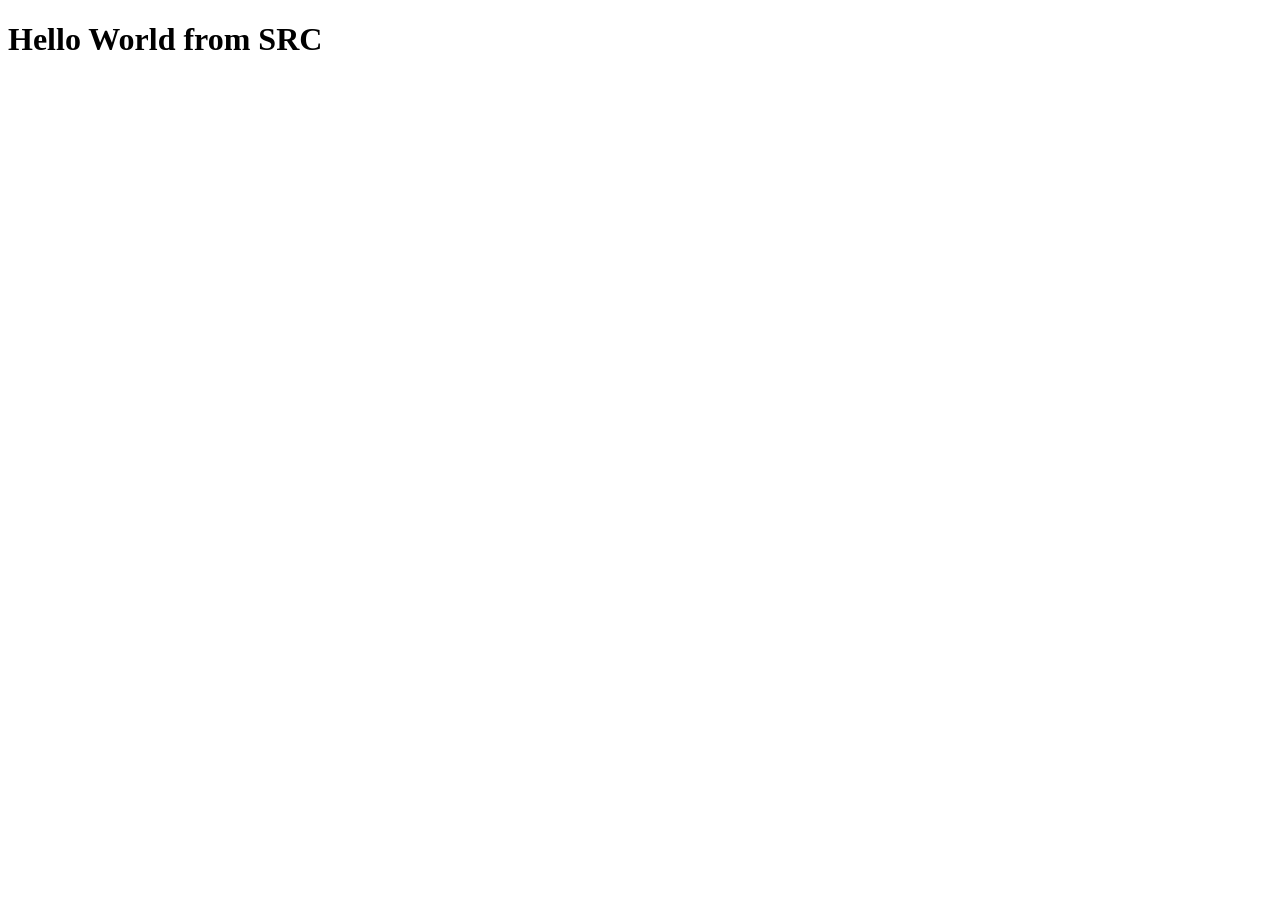
<file: FullStack/index.html>
<!DOCTYPE html>
<html>
<head>
	<meta charset="utf-8">
	<meta name="viewport" content="width=device-width, initial-scale=1">
	<title></title>
</head>
<body>
	<h1>Hello World from SRC</h1>
</body>
</html>
</file>
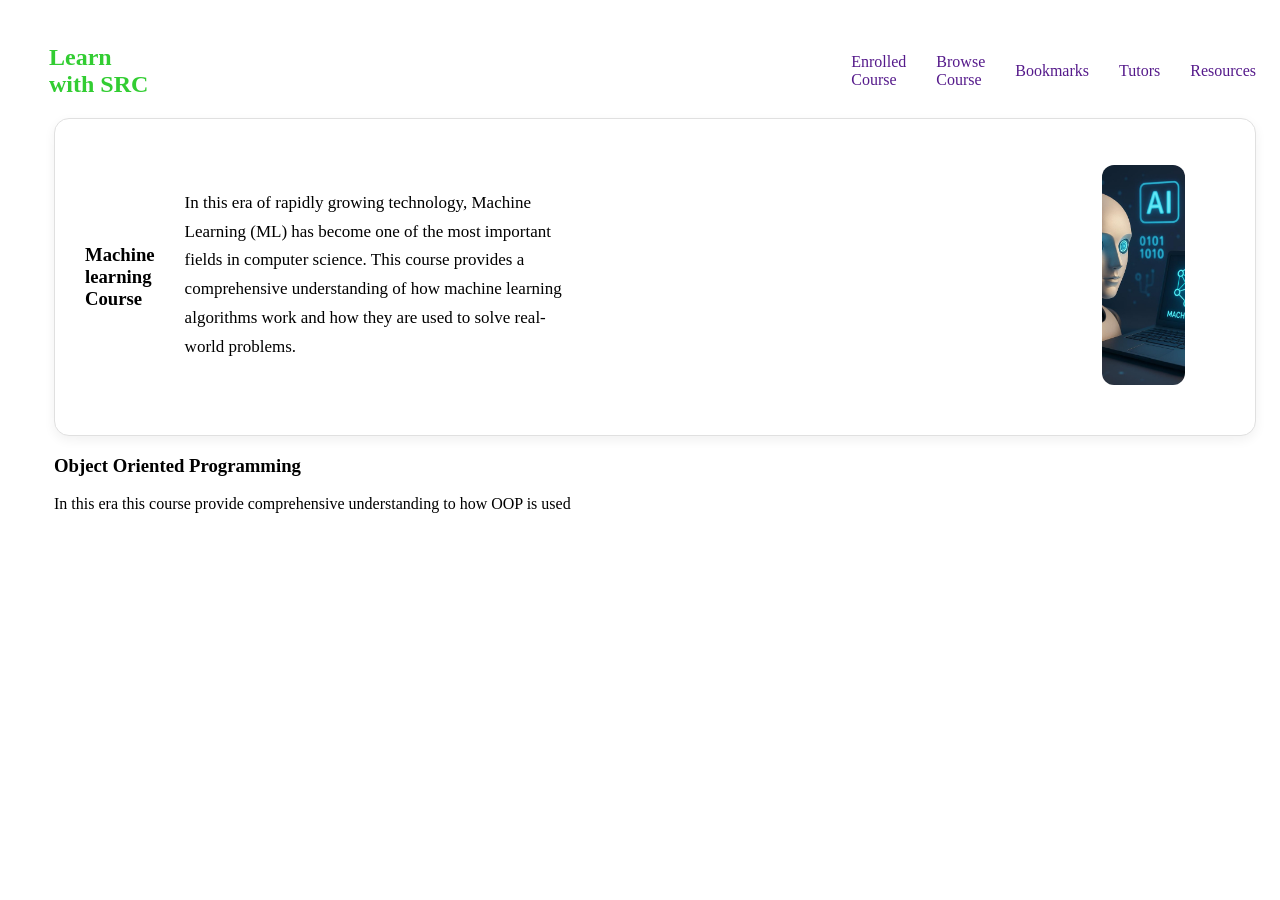
<file: FullStack/Week1Workshop/index.html>
<!DOCTYPE html>
<html>
<head>
	<meta charset="utf-8">
	<meta name="viewport" content="width=device-width, initial-scale=1">
	<link rel="stylesheet" type="text/css" href="style.css">
	<title>Learn with SRC</title>
</head>
<body>
	<header>
		<nav>
			<h1 id="main-title">Learn with SRC</h1>
			<ul>
				<li><a href="">Enrolled Course</a></li>
				<li><a href="">Browse Course</a></li>
				<li><a href="">Bookmarks</a></li>
				<li><a href="">Tutors</a></li>
				<li><a href="">Resources</a></li>
			</ul>
		</nav>
	</header>
	<main>
		<section id="course">
			<article class="card" id="machine">
				<h3>Machine learning Course</h3>
					<p>
					    In this era of rapidly growing technology, Machine Learning (ML)
					    has become one of the most important fields in computer science.
					    This course provides a comprehensive understanding of how
					    machine learning algorithms work and how they are used to solve
					    real-world problems.
					</p>

					<figure id="fig">
						<img src="Assest/Machine-learning.jpg"
                         alt="Machine Learning Course">
					</figure>
					
			</article>

			<article>
				<h3>Object Oriented Programming</h3>
				<p>In this era this course provide comprehensive understanding to how OOP is used</p>
			</article>
		</section>


	</main>

	<aside>
		
	</aside>

	<footer>
		
	</footer>
</body>
</html>
</file>
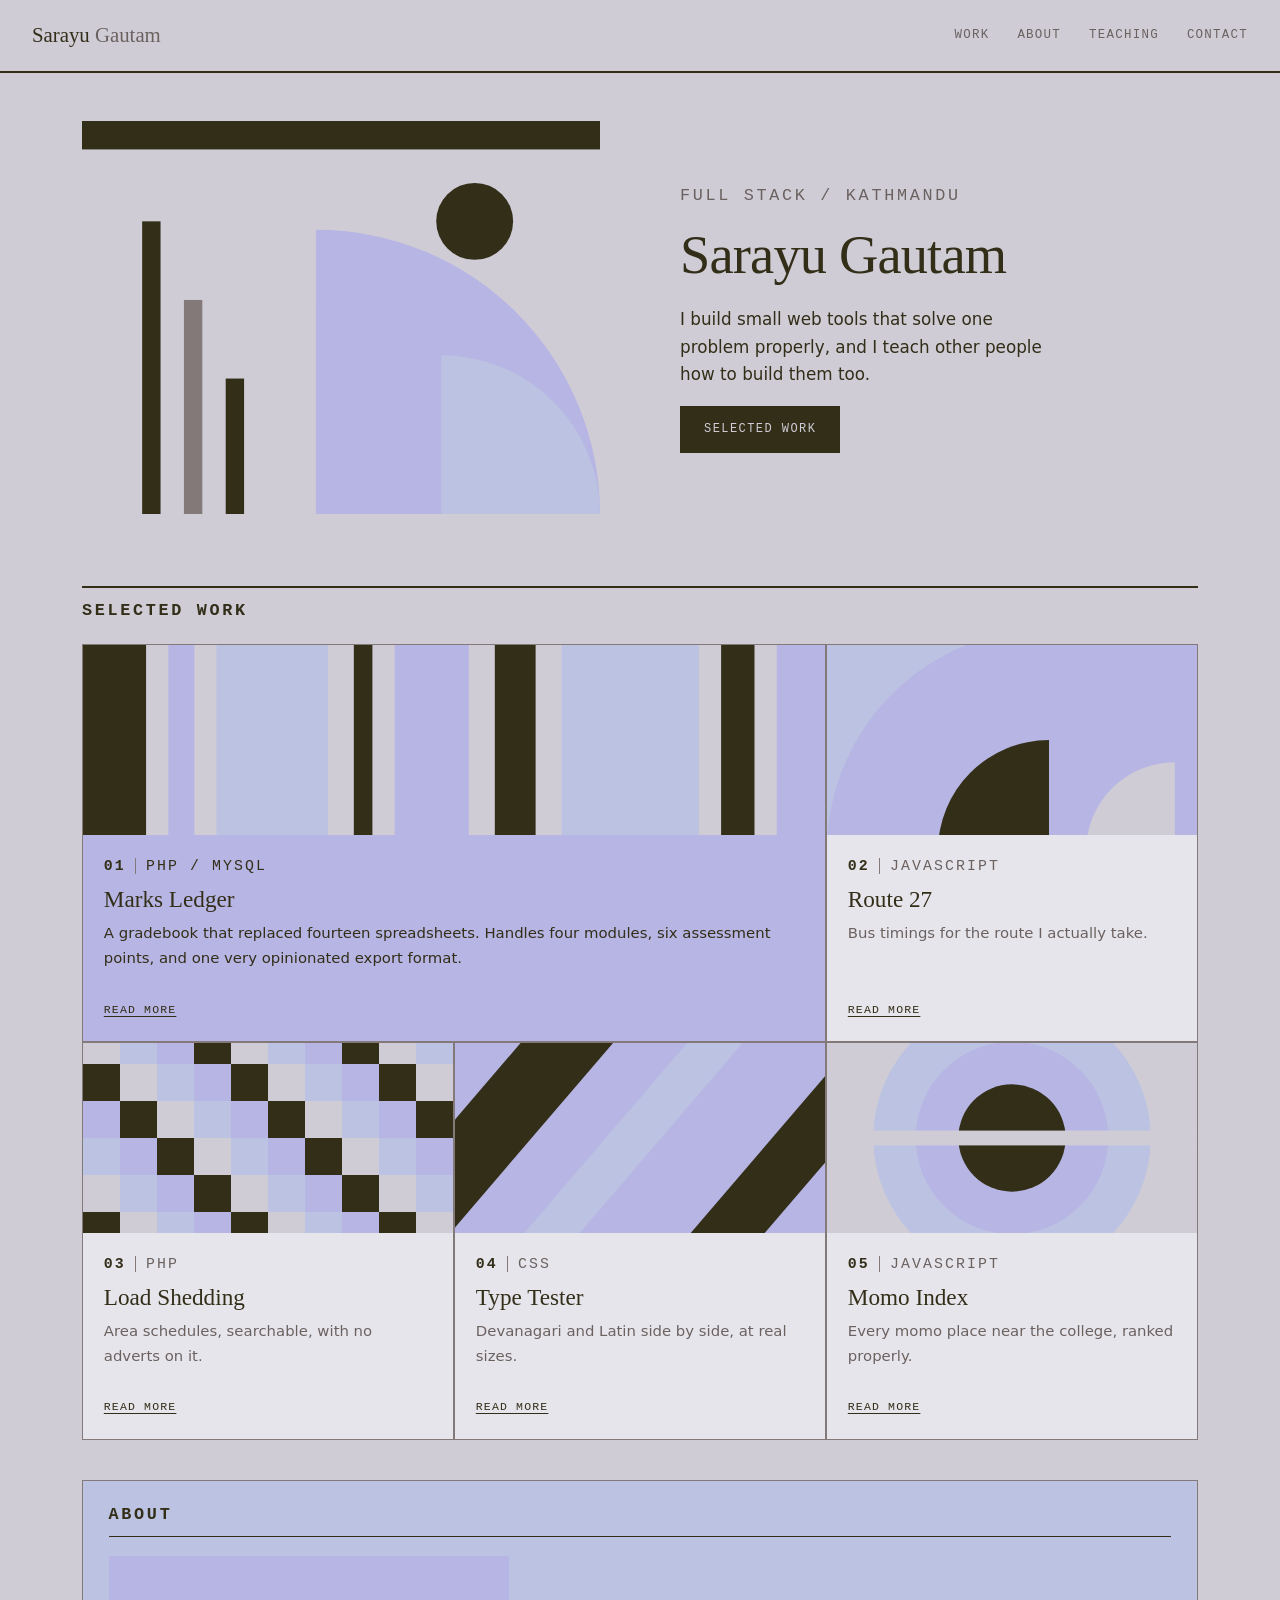
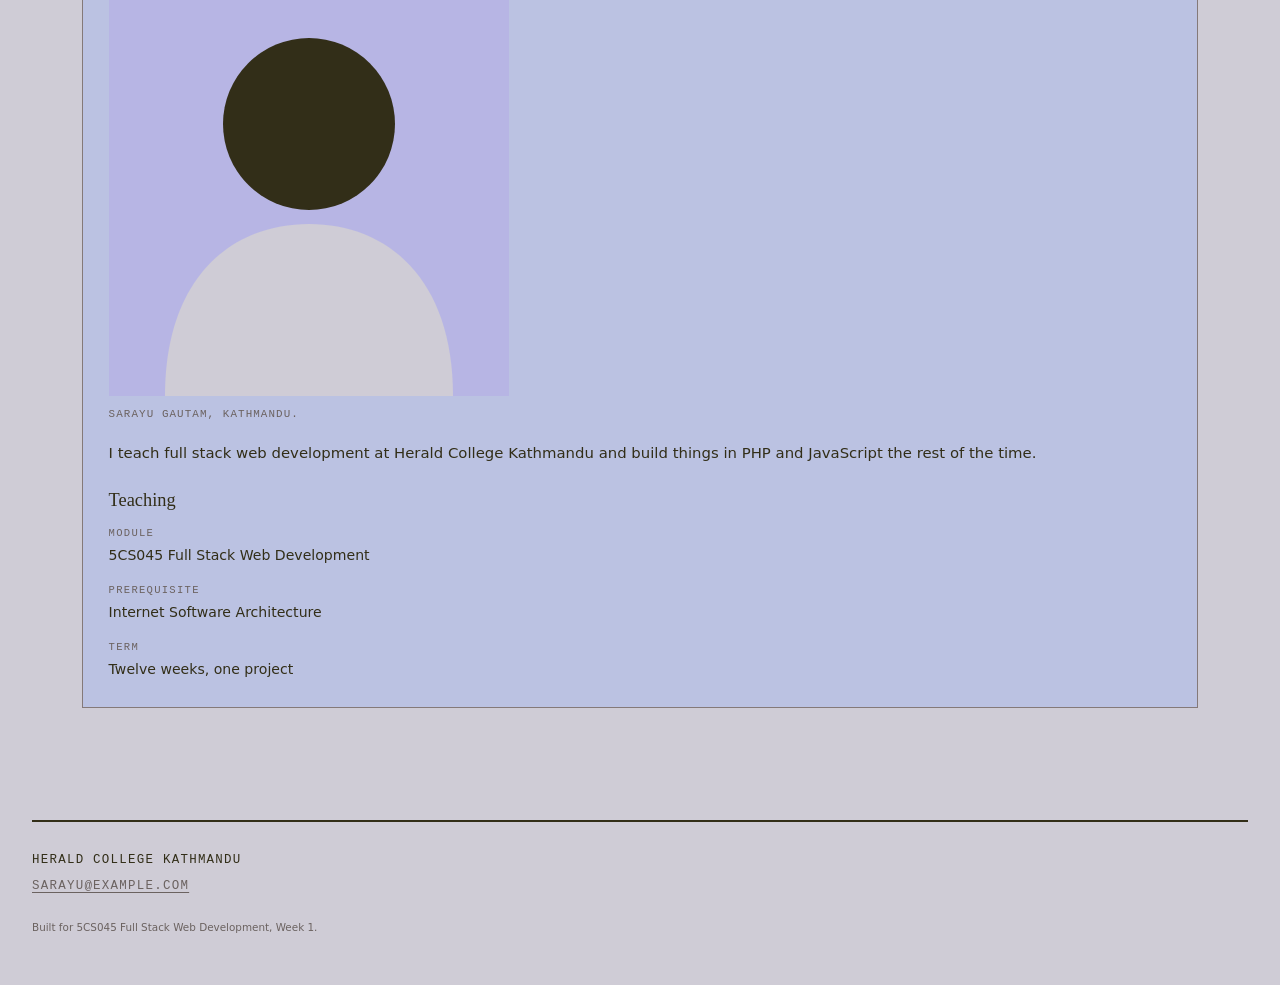
<file: FullStack/portfolio-starter/portfolio-starter/index.html>
<!DOCTYPE html>
<html lang="en">
<head>
  <meta charset="UTF-8">

  <!-- EXERCISE 10 -->
  <meta name="viewport" content="width=device-width, initial-scale=1.0">

  <title>Sarayu Gautam</title>
  <link rel="stylesheet" href="style.css">
</head>
<body>

  <header class="site-header">
    <nav>

      <a href="#" class="logo">Sarayu <span>Gautam</span></a>

      <ul class="nav-links">
        <li><a href="#work">Work</a></li>
        <li><a href="#about">About</a></li>
        <li><a href="#teaching">Teaching</a></li>
        <li><a href="#contact">Contact</a></li>
      </ul>
    </nav>
  </header>

  <main>

    <div class="content">

      <section class="hero">
        <img src="images/hero.svg" alt="Abstract geometric composition">
        <div class="hero-text">
          <p class="eyebrow">Full stack / Kathmandu</p>
          <h1>Sarayu Gautam</h1>
          <p>I build small web tools that solve one problem properly, and
             I teach other people how to build them too.</p>
          <a href="#work" class="button">Selected work</a>
        </div>
      </section>

      <section class="gallery-section" id="work">
        <h2>Selected work</h2>

        <div class="gallery">

          <article class="card feature">
            <img src="images/card-1.svg" alt="">
            <div class="card-body">
              <p class="card-meta"><span>01</span>PHP / MySQL</p>
              <h3>Marks Ledger</h3>
              <p>A gradebook that replaced fourteen spreadsheets. Handles
                 four modules, six assessment points, and one very
                 opinionated export format.</p>
              <a href="#" class="card-link">Read more</a>
            </div>
          </article>

          <article class="card">
            <img src="images/card-2.svg" alt="">
            <div class="card-body">
              <p class="card-meta"><span>02</span>JavaScript</p>
              <h3>Route 27</h3>
              <p>Bus timings for the route I actually take.</p>
              <a href="#" class="card-link">Read more</a>
            </div>
          </article>

          <article class="card">
            <img src="images/card-3.svg" alt="">
            <div class="card-body">
              <p class="card-meta"><span>03</span>PHP</p>
              <h3>Load Shedding</h3>
              <p>Area schedules, searchable, with no adverts on it.</p>
              <a href="#" class="card-link">Read more</a>
            </div>
          </article>

          <article class="card">
            <img src="images/card-4.svg" alt="">
            <div class="card-body">
              <p class="card-meta"><span>04</span>CSS</p>
              <h3>Type Tester</h3>
              <p>Devanagari and Latin side by side, at real sizes.</p>
              <a href="#" class="card-link">Read more</a>
            </div>
          </article>

          <article class="card">
            <img src="images/card-5.svg" alt="">
            <div class="card-body">
              <p class="card-meta"><span>05</span>JavaScript</p>
              <h3>Momo Index</h3>
              <p>Every momo place near the college, ranked properly.</p>
              <a href="#" class="card-link">Read more</a>
            </div>
          </article>

        </div>
      </section>

    </div>

    <aside id="about">
      <h2>About</h2>

      <figure>
        <img src="images/profile.svg" alt="Abstract portrait mark">
        <figcaption>Sarayu Gautam, Kathmandu.</figcaption>
      </figure>

      <p>I teach full stack web development at Herald College Kathmandu
         and build things in PHP and JavaScript the rest of the time.</p>

      <h3 id="teaching">Teaching</h3>
      <dl class="meta-list">
        <dt>Module</dt>
        <dd>5CS045 Full Stack Web Development</dd>
        <dt>Prerequisite</dt>
        <dd>Internet Software Architecture</dd>
        <dt>Term</dt>
        <dd>Twelve weeks, one project</dd>
      </dl>
    </aside>

  </main>

  <footer id="contact">
    <p>Herald College Kathmandu</p>
    <p class="footer-mail"><a href="#">sarayu@example.com</a></p>
    <small>Built for 5CS045 Full Stack Web Development, Week 1.</small>
  </footer>

</body>
</html>
</file>
<file: FullStack/Week1Workshop/style.css>
#main-title{
	color:limegreen;
	margin-left: 25px;
}

body{
	padding: 1rem;
}
nav{
	display: flex;
	gap: 650px;
}
nav ul{
	display:flex;
	gap: 30px;
    list-style: none;
    align-items: center;

}

nav a {
    text-decoration: none;
}

section{
	margin-left: 30px;
}

#machine p{
	font-size: 17px;
    line-height: 1.7;
    margin-bottom: 20px;
    margin-right: 450px;
    display:flex;
}

.card{
    display: flex;
    justify-content: space-between;
    align-items: center;
    gap: 30px;

    background-color: white;
    padding: 30px;
    border-radius: 15px;
    border: 1px solid #e0e0e0;

    box-shadow: 0 4px 12px rgba(0,0,0,0.06);
}

#fig{
    width: 35%;
}
#fig img {
    width: 100%;
    height: 220px;
    object-fit: cover;
    border-radius: 12px;
}
</file>
<file: FullStack/portfolio-starter/portfolio-starter/style.css>
/* 5CS045 Week 1 Tutorial. Edit section B and section C only. */


/* SECTION A: GIVEN. DO NOT EDIT. */

:root {
  --ink:        #322E18;
  --stone:      #847979;
  --stone-text: #6B6260;
  --ground:     #CFCCD6;
  --surface:    #E7E5EC;
  --periwinkle: #BBC2E2;
  --lavender:   #B7B5E4;

  --serif: Georgia, "Iowan Old Style", "Times New Roman", serif;
  --mono:  ui-monospace, SFMono-Regular, Menlo, Consolas, monospace;
  --sans:  system-ui, "Segoe UI", Roboto, Helvetica, Arial, sans-serif;
}

*, *::before, *::after { box-sizing: border-box; }

body {
  margin: 0;
  padding: 0;
  font-family: var(--sans);
  font-size: 16px;
  line-height: 1.65;
  color: var(--ink);
  background: var(--ground);
}

img { max-width: 100%; display: block; }

h1, h2, h3 {
  font-family: var(--serif);
  font-weight: 400;
  line-height: 1.08;
  margin: 0 0 0.4em;
}
h1 { font-size: 3.4rem; letter-spacing: -0.015em; }
h2 { font-size: 1.05rem; font-family: var(--mono); text-transform: uppercase;
     letter-spacing: 0.16em; font-weight: 600; }
h3 { font-size: 1.45rem; }
p  { margin: 0 0 1em; }

a { color: var(--ink); text-underline-offset: 3px; }

.site-header {
  border-bottom: 2px solid var(--ink);
  padding: 0 2rem;
}

.logo {
  font-family: var(--serif);
  font-size: 1.3rem;
  text-decoration: none;
  padding: 1.15rem 0;
}
.logo span { color: var(--stone-text); }

.nav-links a {
  font-family: var(--mono);
  font-size: 0.78rem;
  text-transform: uppercase;
  letter-spacing: 0.1em;
  text-decoration: none;
  color: var(--stone-text);
  padding: 1.15rem 0;
  display: inline-block;
}
.nav-links a:hover { color: var(--ink); text-decoration: underline; }

main { padding: 3rem 2rem; max-width: 1180px; margin: 0 auto; }

.eyebrow {
  font-family: var(--mono);
  text-transform: uppercase;
  letter-spacing: 0.16em;
  font-size: 0.72rem;
  color: var(--stone-text);
  margin-bottom: 1rem;
}

.hero-text p { max-width: 34ch; font-size: 1.05rem; }
.hero img  { flex: 1; min-width: 0; }
.hero-text { flex: 1; min-width: 0; }

.button {
  display: inline-block;
  background: var(--ink);
  color: var(--ground);
  font-family: var(--mono);
  font-size: 0.75rem;
  text-transform: uppercase;
  letter-spacing: 0.12em;
  text-decoration: none;
  padding: 0.85rem 1.5rem;
}
.button:hover { background: var(--stone-text); }

.gallery-section { margin-top: 4.5rem; }
.gallery-section h2 { border-top: 2px solid var(--ink); padding-top: 0.9rem;
                      margin-bottom: 1.5rem; }

.card img { height: 190px; object-fit: cover; width: 100%; }

.card {
  background: var(--surface);
  border: 1px solid var(--stone);
  display: flex;
  flex-direction: column;
}
.card-body {
  padding: 1.2rem 1.3rem 1.4rem;
  display: flex;
  flex-direction: column;
  flex-grow: 1;
}
.card-body p { color: var(--stone-text); font-size: 0.93rem; }
.card-meta {
  font-family: var(--mono);
  font-size: 0.68rem;
  text-transform: uppercase;
  letter-spacing: 0.14em;
  color: var(--stone-text);
  margin-bottom: 0.5rem;
}
.card-meta span {
  color: var(--ink);
  font-weight: 600;
  border-right: 1px solid var(--stone);
  padding-right: 0.6rem;
  margin-right: 0.6rem;
}
.card-link {
  margin-top: auto;
  font-family: var(--mono);
  font-size: 0.72rem;
  text-transform: uppercase;
  letter-spacing: 0.1em;
  padding-top: 0.9rem;
}
.feature { background: var(--lavender); }
.feature .card-body p { color: var(--ink); }
.feature .card-meta   { color: var(--ink); }

aside {
  background: var(--periwinkle);
  border: 1px solid var(--stone);
  padding: 1.6rem;
  align-self: start;
}
aside h2 { border-bottom: 1px solid var(--ink); padding-bottom: 0.7rem;
           margin-bottom: 1.2rem; }
aside figure { margin: 0 0 1.1rem; }
aside figcaption {
  font-family: var(--mono);
  font-size: 0.68rem;
  text-transform: uppercase;
  letter-spacing: 0.1em;
  color: var(--stone-text);
  margin-top: 0.6rem;
}
aside p { font-size: 0.93rem; }
aside h3 { font-size: 1.15rem; margin-top: 1.6rem; }

.meta-list { margin: 0; font-size: 0.88rem; }
.meta-list dt {
  font-family: var(--mono);
  font-size: 0.66rem;
  text-transform: uppercase;
  letter-spacing: 0.12em;
  color: var(--stone-text);
  margin-top: 0.9rem;
}
.meta-list dd { margin: 0.1rem 0 0; }

footer {
  border-top: 2px solid var(--ink);
  margin: 4rem 2rem 0;
  padding: 1.8rem 0 3rem;
  font-family: var(--mono);
  font-size: 0.78rem;
  text-transform: uppercase;
  letter-spacing: 0.1em;
}
footer p { margin: 0 0 0.35rem; }
.footer-mail a { color: var(--stone-text); }
footer small {
  display: block;
  margin-top: 1.4rem;
  text-transform: none;
  letter-spacing: 0;
  font-family: var(--sans);
  color: var(--stone-text);
}


/* SECTION B: YOUR WORK */

/* EXERCISE 1 */
nav {
  display: flex;
  /* 1a */ justify-content: space-between;
  /* 1b */ align-items: center;
}

/* EXERCISE 2 */
.nav-links {
  list-style: none;
  padding: 0;
  margin: 0;
  /* 2a */ display: flex;
  gap: 1.75rem;
}

/* EXERCISE 3 */
.hero {
  /* 3a */ display: flex;
  /* 3b */ align-items: center;
  /* 3c */ gap: 5rem;
}

/* EXERCISE 5 */
.gallery {
  display: grid;
  /* 5a */ grid-template-columns: repeat(3, 1fr);
  /* 5b */ gap: 5 rem;
}

/* EXERCISE 7 */
.feature {
  /* 7a */ grid-column: span 2/3;
}

/* EXERCISE 8 */
main {
  display: grid;
  /* 8a */ grid-template-columns: repeat(1, 1fr);
  gap: 2.5rem;
}


/* SECTION C: RESPONSIVE */

/* EXERCISE 11 */
@media (max-width: 768px) {

  main {
    /* 11a */ grid-template-columns: ________;
  }

  .gallery {
    /* 11b */ grid-template-columns: ________;
  }

  .feature {
    grid-column: span 2;
  }
}

@media (max-width: 480px) {

  .gallery {
    /* 11c */ grid-template-columns: ________;
  }

  .feature {
    grid-column: span 1;
  }

  nav {
    /* 11d */ flex-direction: ________;
    gap: 0.5rem;
    padding-bottom: 0.75rem;
  }

  .hero {
    /* 11e */ flex-direction: ________;
  }

  h1 { font-size: 1.9rem; }
  main { padding: 1.5rem 1rem; }
  .site-header { padding: 0 1rem; }
}
</file>
